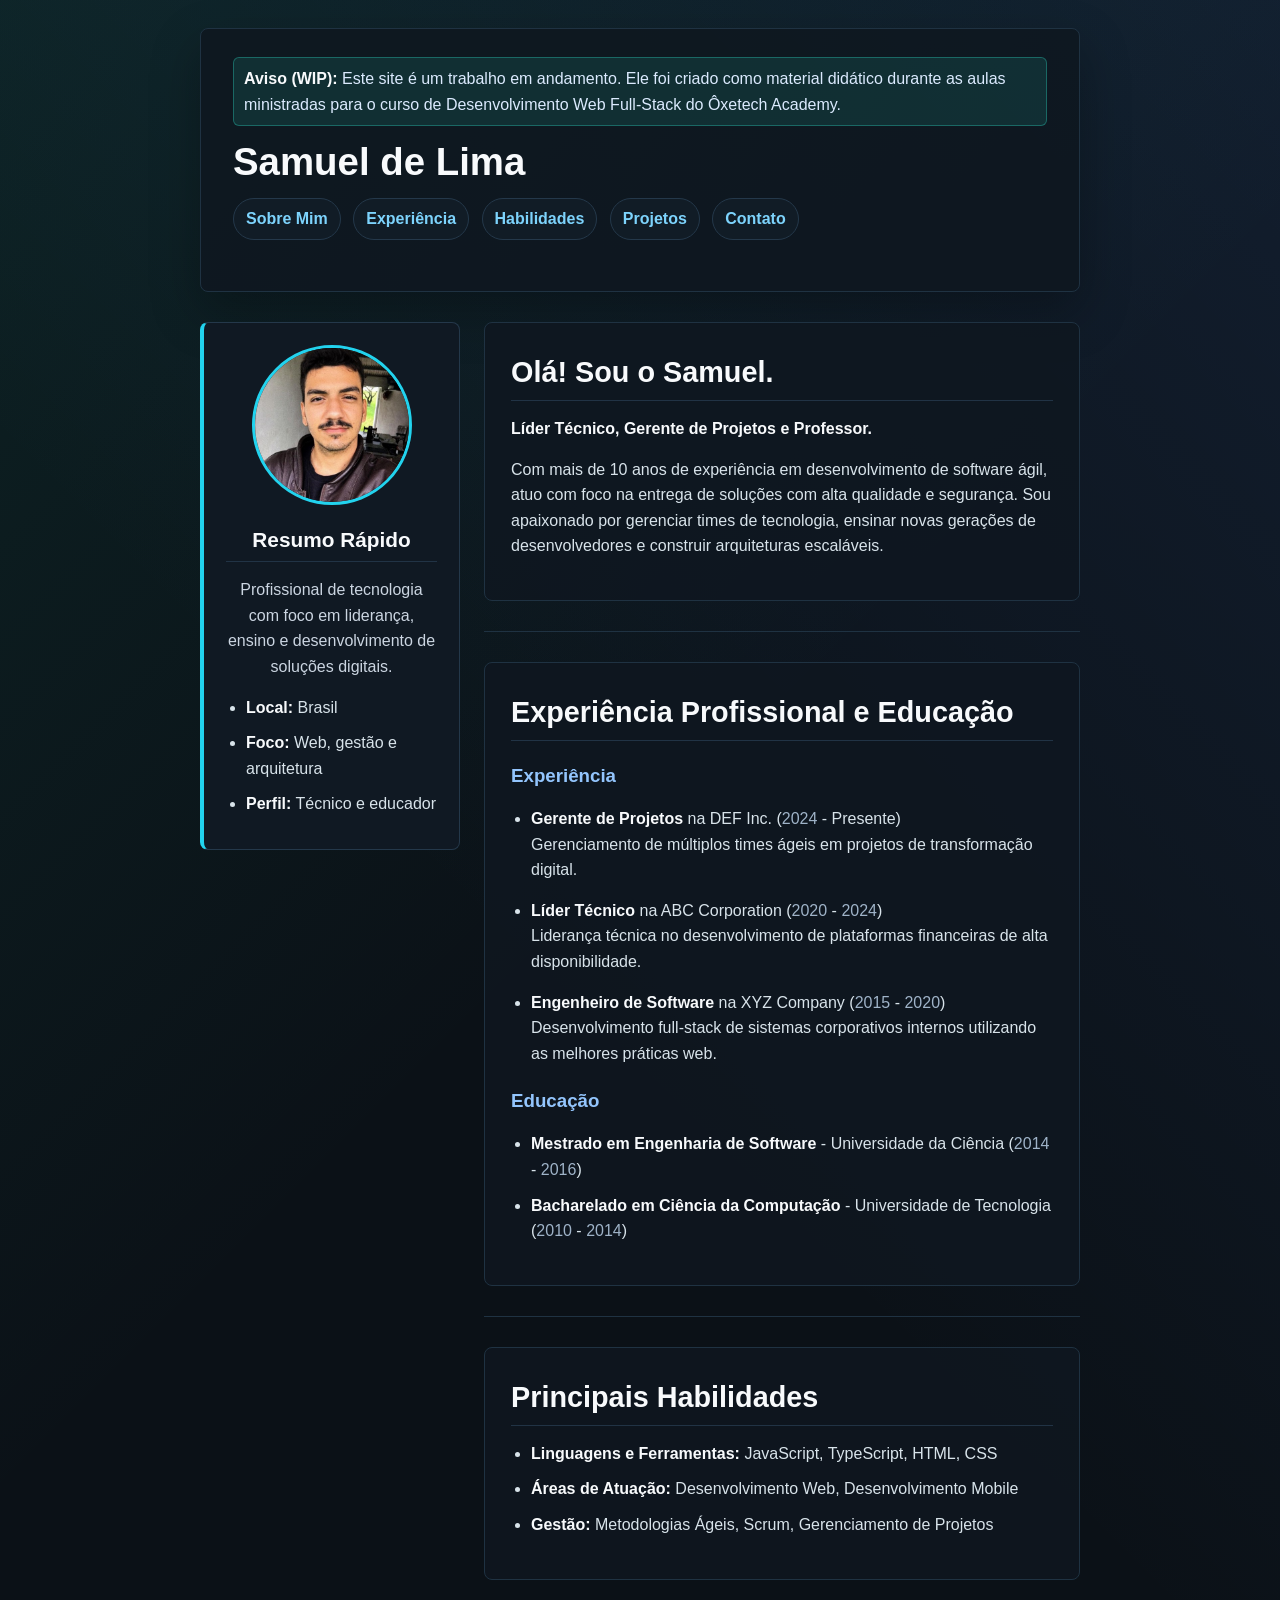
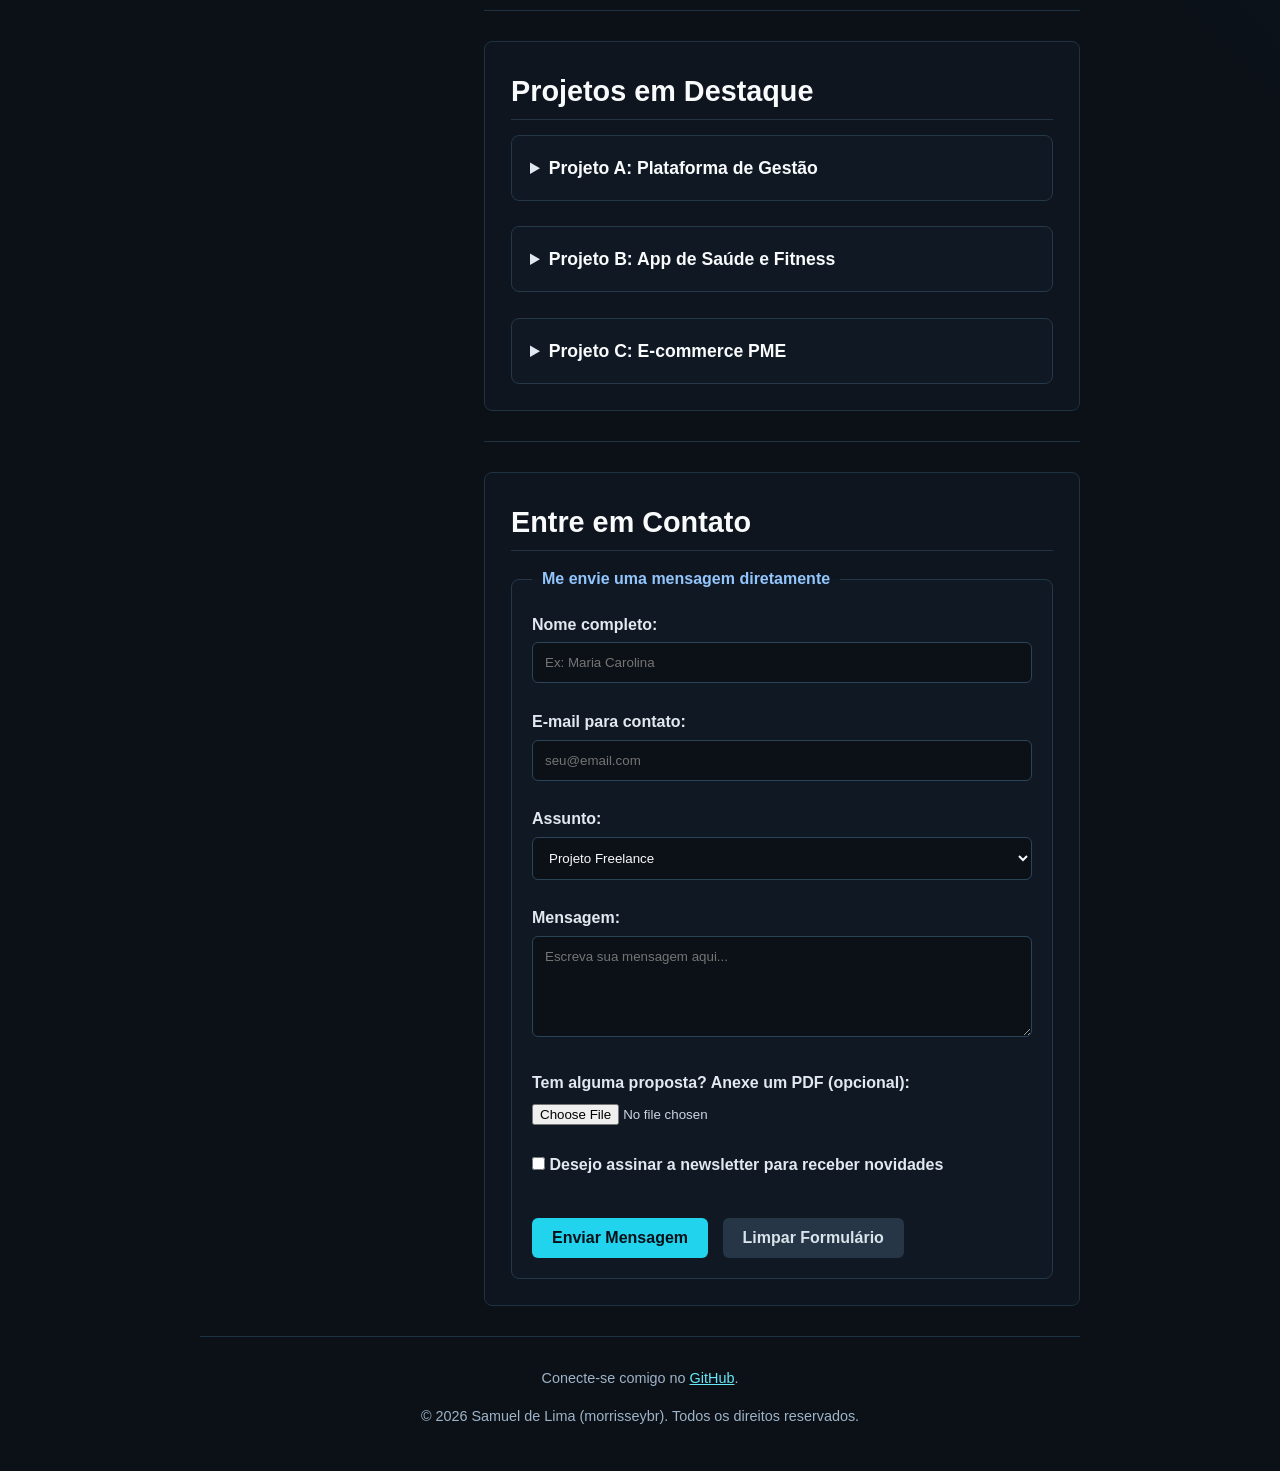
<file: index.html>
<!DOCTYPE html>
<html lang="pt-BR">

<head>
    <meta charset="UTF-8">
    <meta name="viewport" content="width=device-width, initial-scale=1.0">
    <meta name="description" content="Portfólio de Samuel de Lima - Líder Técnico, Gerente de Projetos e Professor.">
    <link rel="stylesheet" href="styles.css">
    <title>Samuel de Lima - Portfólio</title>
</head>

<body>
    <header>
        <p><mark><strong>Aviso (WIP):</strong> Este site é um trabalho em andamento. Ele foi criado como material
                didático durante as aulas ministradas para o curso de Desenvolvimento Web Full-Stack do Ôxetech
                Academy.</mark></p>
        <h1><a href="https://github.com/morrisseybr">Samuel de Lima</a></h1>
        <nav>
            <ul>
                <li class="link" id="sobre-link"><a href="#sobre">Sobre Mim</a></li>
                <li class="link"><a href="#experiencia">Experiência</a></li>
                <li class="link"><a href="#habilidades">Habilidades</a></li>
                <li class="link"><a href="#projetos">Projetos</a></li>
                <li class="link"><a href="#contato">Contato</a></li>
            </ul>
        </nav>
    </header>

    <main>
        <aside>
            <img src="profile.jpg" alt="Foto de perfil de Samuel de Lima" width="200" height="200">
            <h2>Resumo Rápido</h2>
            <p>Profissional de tecnologia com foco em liderança, ensino e desenvolvimento de soluções digitais.</p>
            <ul>
                <li><strong>Local:</strong> Brasil</li>
                <li><strong>Foco:</strong> Web, gestão e arquitetura</li>
                <li><strong>Perfil:</strong> Técnico e educador</li>
            </ul>
        </aside>

        <div class="conteudo-principal">
        <section id="sobre">
            <h2 id="title">Olá! Sou o Samuel.</h2>
            <p><strong>Líder Técnico, Gerente de Projetos e Professor.</strong></p>
            <p>Com mais de 10 anos de experiência em desenvolvimento de software ágil, atuo com foco na entrega de
                soluções com alta qualidade e segurança. Sou apaixonado por gerenciar times de tecnologia, ensinar novas
                gerações de desenvolvedores e construir arquiteturas escaláveis.</p>
        </section>

        <hr>

        <section id="experiencia">
            <h2>Experiência Profissional e Educação</h2>

            <h3>Experiência</h3>
            <ul>
                <li>
                    <strong>Gerente de Projetos</strong> na DEF Inc. (<time>2024</time> - Presente)
                    <p>Gerenciamento de múltiplos times ágeis em projetos de transformação digital.</p>
                </li>
                <li>
                    <strong>Líder Técnico</strong> na ABC Corporation (<time>2020</time> - <time>2024</time>)
                    <p>Liderança técnica no desenvolvimento de plataformas financeiras de alta disponibilidade.</p>
                </li>
                <li>
                    <strong>Engenheiro de Software</strong> na XYZ Company (<time>2015</time> - <time>2020</time>)
                    <p>Desenvolvimento full-stack de sistemas corporativos internos utilizando as melhores práticas web.
                    </p>
                </li>
            </ul>

            <h3>Educação</h3>
            <ul>
                <li><strong>Mestrado em Engenharia de Software</strong> - Universidade da Ciência (<time>2014</time> -
                    <time>2016</time>)</li>
                <li><strong>Bacharelado em Ciência da Computação</strong> - Universidade de Tecnologia
                    (<time>2010</time> - <time>2014</time>)</li>
            </ul>
        </section>

        <hr>

        <section id="habilidades">
            <h2>Principais Habilidades</h2>
            <ul>
                <li><strong>Linguagens e Ferramentas:</strong> JavaScript, TypeScript, HTML, CSS</li>
                <li><strong>Áreas de Atuação:</strong> Desenvolvimento Web, Desenvolvimento Mobile</li>
                <li><strong>Gestão:</strong> Metodologias Ágeis, Scrum, Gerenciamento de Projetos</li>
            </ul>
        </section>

        <hr>

        <section id="projetos">
            <h2>Projetos em Destaque</h2>

            <details>
                <summary><strong>Projeto A: Plataforma de Gestão</strong></summary>
                <p>Uma aplicação web para gerenciamento de tarefas e prazos em grandes equipes corporativas.</p>
                <p><em>Tecnologias: JavaScript, Node.js e React.</em></p>
            </details>
            <br>
            <details>
                <summary><strong>Projeto B: App de Saúde e Fitness</strong></summary>
                <p>Aplicativo móvel para monitoramento de atividades físicas e geração de relatórios de saúde diários.
                </p>
                <p><em>Tecnologias: TypeScript, React Native.</em></p>
            </details>
            <br>
            <details>
                <summary><strong>Projeto C: E-commerce PME</strong></summary>
                <p>Uma plataforma de comércio eletrônico voltada para pequenos negócios, com sistema integrado de
                    controle de estoque e vendas.</p>
                <p><em>Tecnologias: JavaScript, Integrações com APIs de pagamento.</em></p>
            </details>
        </section>

        <hr>

        <section id="contato">
            <h2>Entre em Contato</h2>
            <form action="/send-message" method="post" enctype="multipart/form-data">
                <fieldset>
                    <legend>Me envie uma mensagem diretamente</legend>

                    <label for="name">Nome completo:</label><br>
                    <input type="text" id="name" name="name" required placeholder="Ex: Maria Carolina"><br><br>

                    <label for="email">E-mail para contato:</label><br>
                    <input type="email" id="email" name="email" required placeholder="seu@email.com"><br><br>

                    <label for="subject">Assunto:</label><br>
                    <select id="subject" name="subject">
                        <option value="freela">Projeto Freelance</option>
                        <option value="job">Oportunidade de Trabalho</option>
                        <option value="mentorship">Mentoria / Dar aulas</option>
                        <option value="other">Outros assuntos</option>
                    </select><br><br>

                    <label for="message">Mensagem:</label><br>
                    <textarea id="message" name="message" rows="5" cols="40" required
                        placeholder="Escreva sua mensagem aqui..."></textarea><br><br>

                    <label for="pdf">Tem alguma proposta? Anexe um PDF (opcional):</label><br>
                    <input type="file" id="pdf" name="pdf" accept=".pdf"><br><br>

                    <label>
                        <input type="checkbox" id="subscribe" name="subscribe">
                        Desejo assinar a newsletter para receber novidades
                    </label><br><br>

                    <button type="submit">Enviar Mensagem</button>
                    <button type="reset">Limpar Formulário</button>
                </fieldset>
            </form>
        </section>
        </div>
    </main>

    <hr>

    <footer>
        <p>Conecte-se comigo no <a href="https://github.com/morrisseybr">GitHub</a>.</p>
        <p>&copy; 2026 Samuel de Lima (morrisseybr). Todos os direitos reservados.</p>
    </footer>
</body>

</html>
</file>
<file: styles.css>
/* Reset básico e configurações gerais */
* {
    box-sizing: border-box;
    margin: 0;
    padding: 0;
}

html {
    scroll-behavior: smooth;
}

body {
    font-family: "Segoe UI", Arial, sans-serif;
    line-height: 1.6;
    color: #d8e3ea;
    background-color: #0b1117;
    background-image:
        linear-gradient(135deg, rgba(29, 233, 182, 0.08), transparent 35%),
        linear-gradient(225deg, rgba(80, 143, 255, 0.1), transparent 40%);
    max-width: 920px;
    margin: 0 auto;
    padding: 28px 20px;
}

/* Cabeçalho e Navegação */
header {
    background-color: rgba(15, 23, 32, 0.92);
    padding: 28px 32px;
    border: 1px solid #1f3242;
    border-radius: 8px;
    box-shadow: 0 20px 50px rgba(0, 0, 0, 0.28);
    margin-bottom: 30px;
}

header p {
    margin-bottom: 15px;
}

mark {
    display: inline-block;
    color: #dbeafe;
    background-color: rgba(45, 212, 191, 0.12);
    border: 1px solid rgba(45, 212, 191, 0.35);
    border-radius: 6px;
    padding: 8px 10px;
}

header h1 {
    font-size: 2.4rem;
    line-height: 1.1;
    margin-top: 10px;
}

header h1 a {
    text-decoration: none;
    color: #f8fafc;
}

nav ul {
    list-style-type: none;
    margin-top: 15px;
    margin-left: 0;
}

nav li {
    display: inline-block;
    margin-right: 8px;
    margin-bottom: 8px;
}

nav a {
    text-decoration: none;
    color: #7dd3fc;
    font-weight: bold;
    display: inline-block;
    padding: 7px 12px;
    border: 1px solid #24384a;
    border-radius: 999px;
    background-color: #111c26;
    transition: 0.2s;
}

nav a:hover {
    color: #0b1117;
    background-color: #67e8f9;
    border-color: #67e8f9;
}

/* Tipografia e Estruturação de Conteúdo */
main {
    display: flex;
    align-items: flex-start;
    gap: 24px;
}

.conteudo-principal {
    flex: 1;
}

section {
    background-color: rgba(15, 23, 32, 0.86);
    border: 1px solid #1f3242;
    border-radius: 8px;
    padding: 26px;
}

aside {
    background-color: #101923;
    border: 1px solid #24384a;
    border-left: 4px solid #22d3ee;
    border-radius: 8px;
    padding: 22px;
    margin-bottom: 30px;
    width: 260px;
    flex-shrink: 0;
}

aside img {
    display: block;
    width: 160px;
    height: 160px;
    object-fit: cover;
    border-radius: 50%;
    border: 3px solid #22d3ee;
    margin: 0 auto 18px;
}

aside h2 {
    font-size: 1.3rem;
    text-align: center;
}

aside p {
    color: #cbd5e1;
    text-align: center;
}

aside ul {
    margin-bottom: 0;
}

h2, h3 {
    color: #f8fafc;
    margin-bottom: 15px;
}

h2 {
    font-size: 1.8rem;
    padding-bottom: 5px;
    border-bottom: 1px solid #213345;
}

h3 {
    margin-top: 20px;
    color: #93c5fd;
}

p {
    margin-bottom: 15px;
}

a {
    color: #67e8f9;
}

a:hover {
    color: #a7f3d0;
}

strong {
    color: #f8fafc;
}

hr {
    border: 0;
    border-top: 1px solid #1f3242;
    margin: 30px 0;
}

/* Listas */
ul {
    margin-left: 20px;
    margin-bottom: 15px;
}

li {
    margin-bottom: 10px;
}

time,
em {
    color: #9fb3c8;
}

/* Detalhes (Projetos) */
details {
    background-color: #101923;
    padding: 18px;
    border-radius: 8px;
    border: 1px solid #24384a;
    transition: 0.2s;
}

details:hover,
details[open] {
    border-color: #38bdf8;
    box-shadow: 0 0 0 3px rgba(56, 189, 248, 0.08);
}

summary {
    cursor: pointer;
    font-size: 1.1rem;
    color: #e2e8f0;
}

/* Formulário */
fieldset {
    border: 1px solid #24384a;
    padding: 20px;
    border-radius: 8px;
    background-color: #101923;
}

legend {
    font-weight: bold;
    padding: 0 10px;
    color: #93c5fd;
}

label {
    font-weight: bold;
    color: #e2e8f0;
}

input[type="text"],
input[type="email"],
select,
textarea {
    width: 100%;
    padding: 12px;
    margin-top: 5px;
    color: #f8fafc;
    background-color: #0b1117;
    border: 1px solid #2c4458;
    border-radius: 6px;
    font-family: inherit;
}

input[type="file"] {
    margin-top: 8px;
    color: #cbd5e1;
}

input[type="checkbox"] {
    accent-color: #22d3ee;
}

input:focus,
select:focus,
textarea:focus {
    outline: none;
    border-color: #22d3ee;
    box-shadow: 0 0 0 3px rgba(34, 211, 238, 0.14);
}

textarea {
    resize: vertical;
}

button {
    background-color: #22d3ee;
    color: #061018;
    border: none;
    padding: 11px 20px;
    margin-top: 15px;
    margin-right: 10px;
    border-radius: 6px;
    cursor: pointer;
    font-size: 1rem;
    font-weight: bold;
    transition: 0.2s;
}

button[type="reset"] {
    color: #d8e3ea;
    background-color: #263646;
}

button:hover {
    transform: translateY(-1px);
    box-shadow: 0 10px 24px rgba(34, 211, 238, 0.18);
}

/* Rodapé */
footer {
    text-align: center;
    color: #9fb3c8;
    margin-top: 20px;
    font-size: 0.9rem;
}

@media (max-width: 760px) {
    main {
        display: block;
    }

    aside {
        width: 100%;
    }
}

@media (max-width: 640px) {
    body {
        padding: 16px;
    }

    header,
    section,
    aside {
        padding: 22px;
    }

    header h1 {
        font-size: 2rem;
    }

    nav a {
        width: 100%;
    }

    nav li {
        display: block;
        margin-right: 0;
    }

    button {
        width: 100%;
        margin-right: 0;
    }
}
</file>
